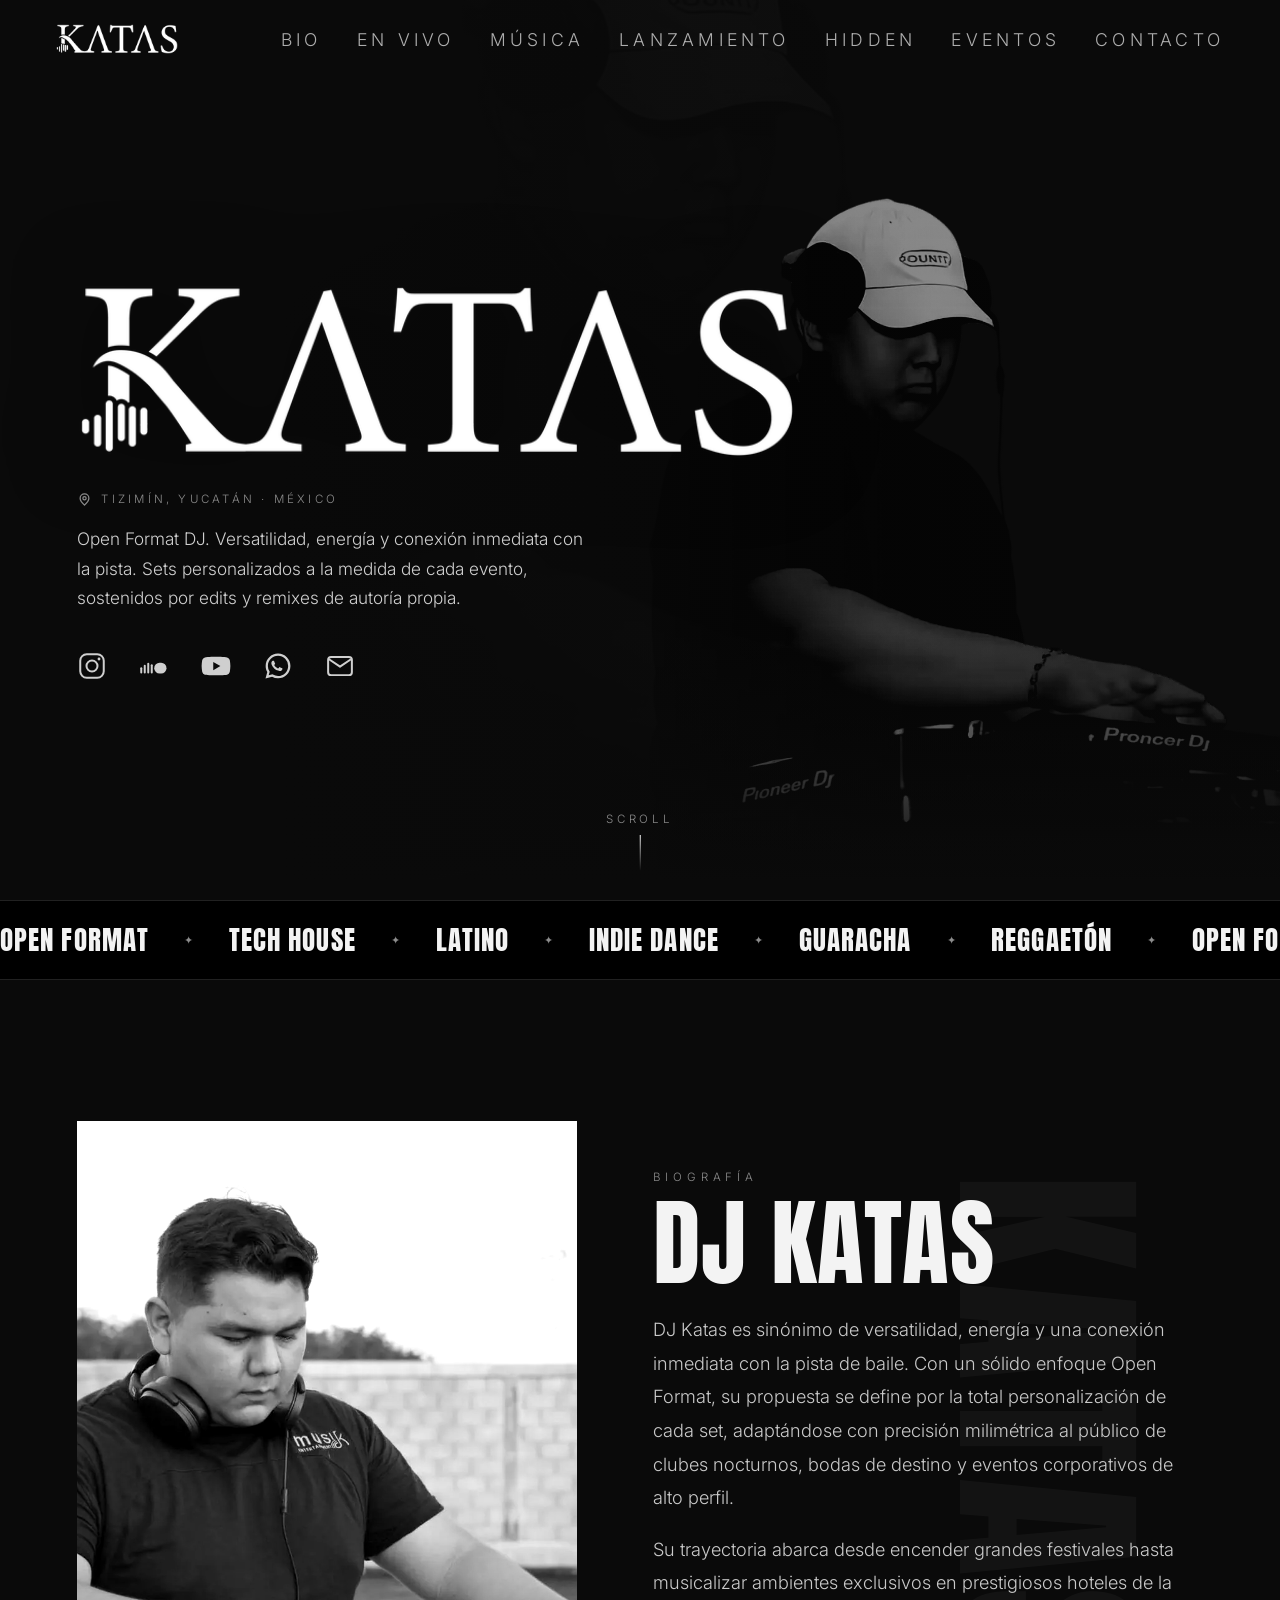
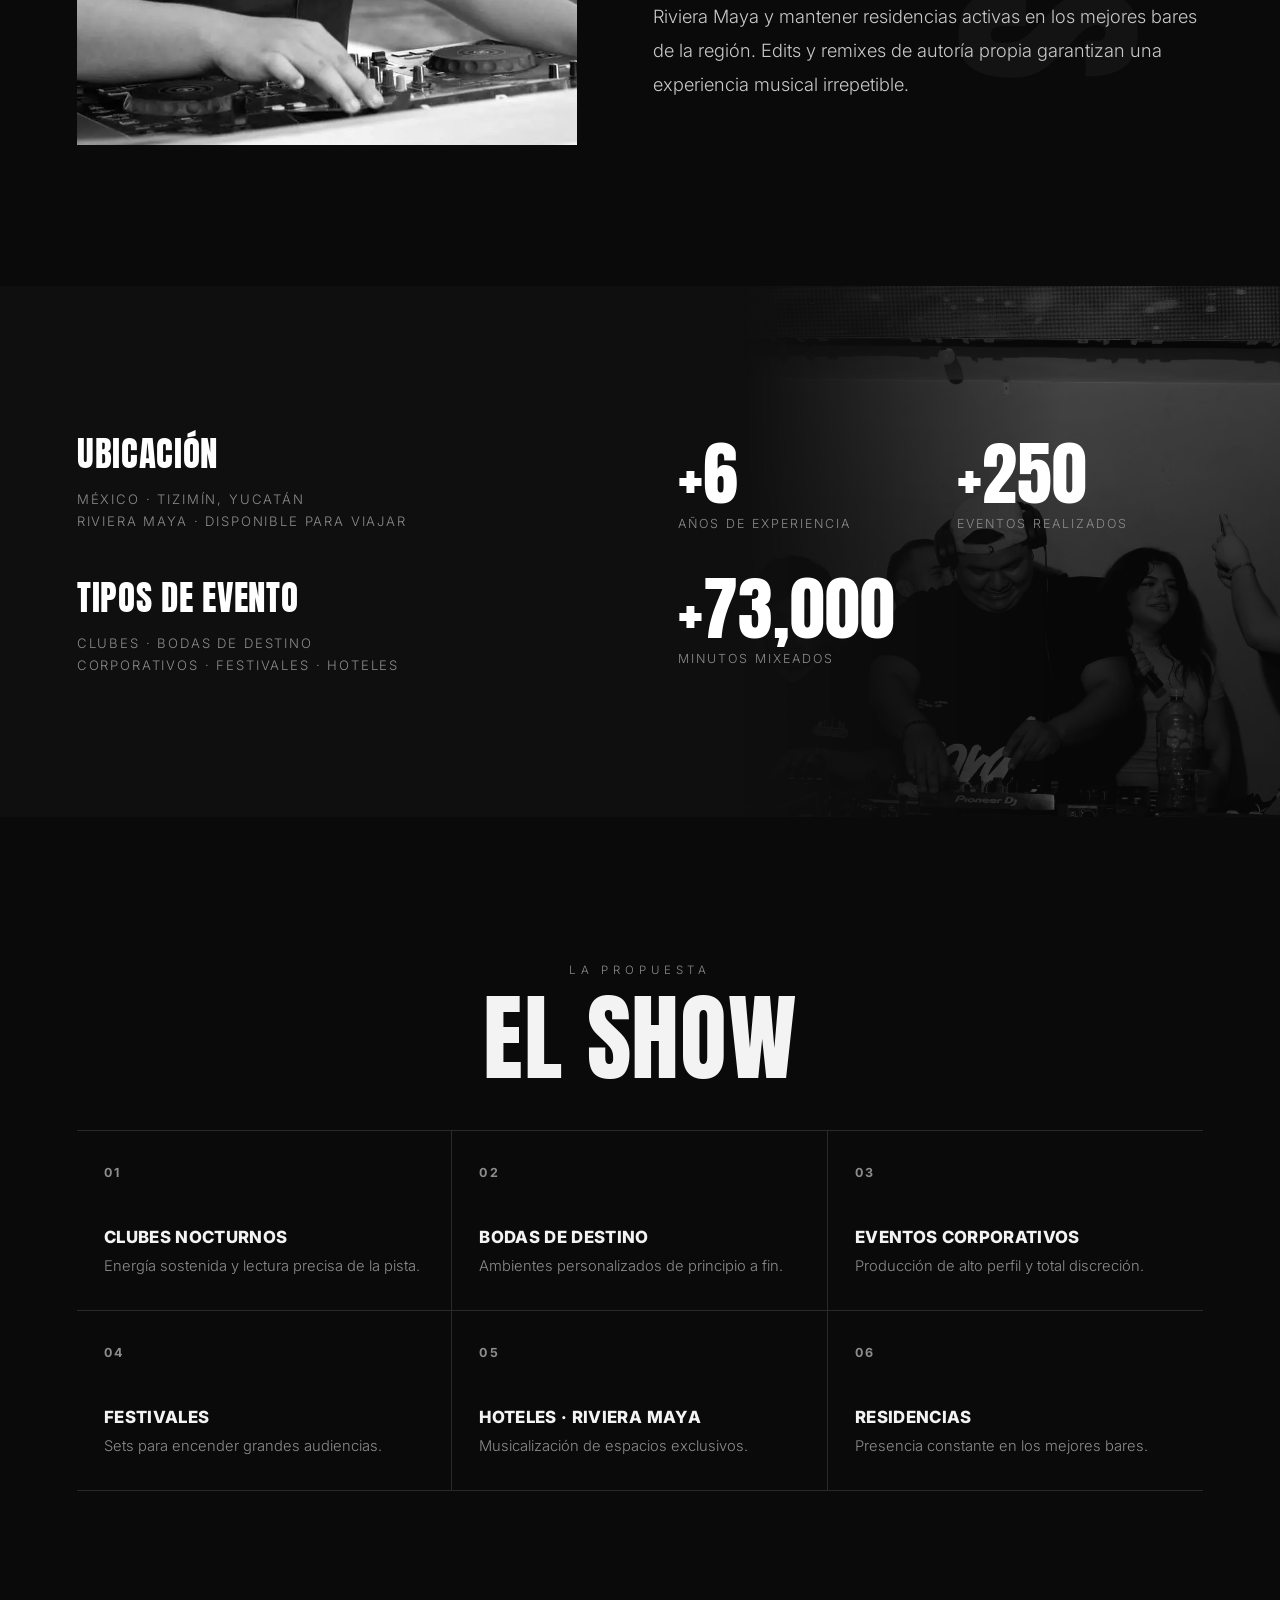
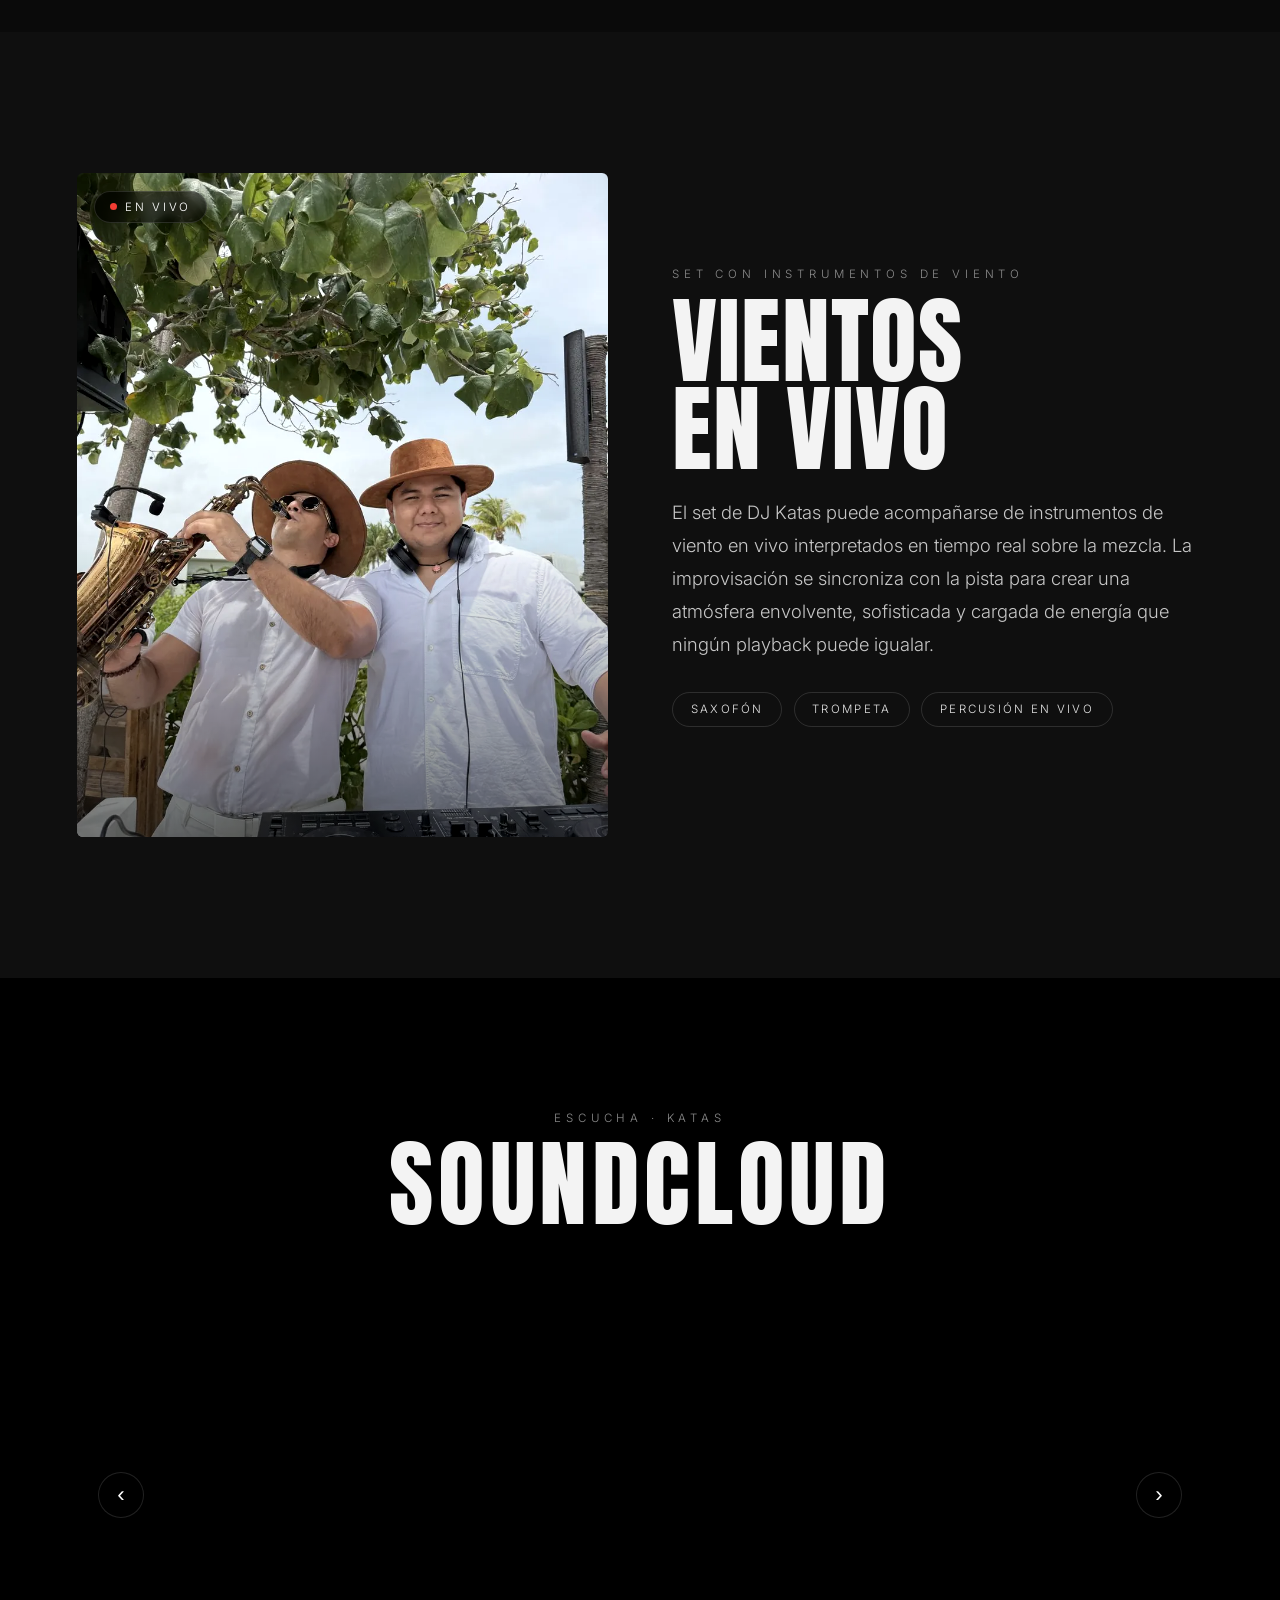
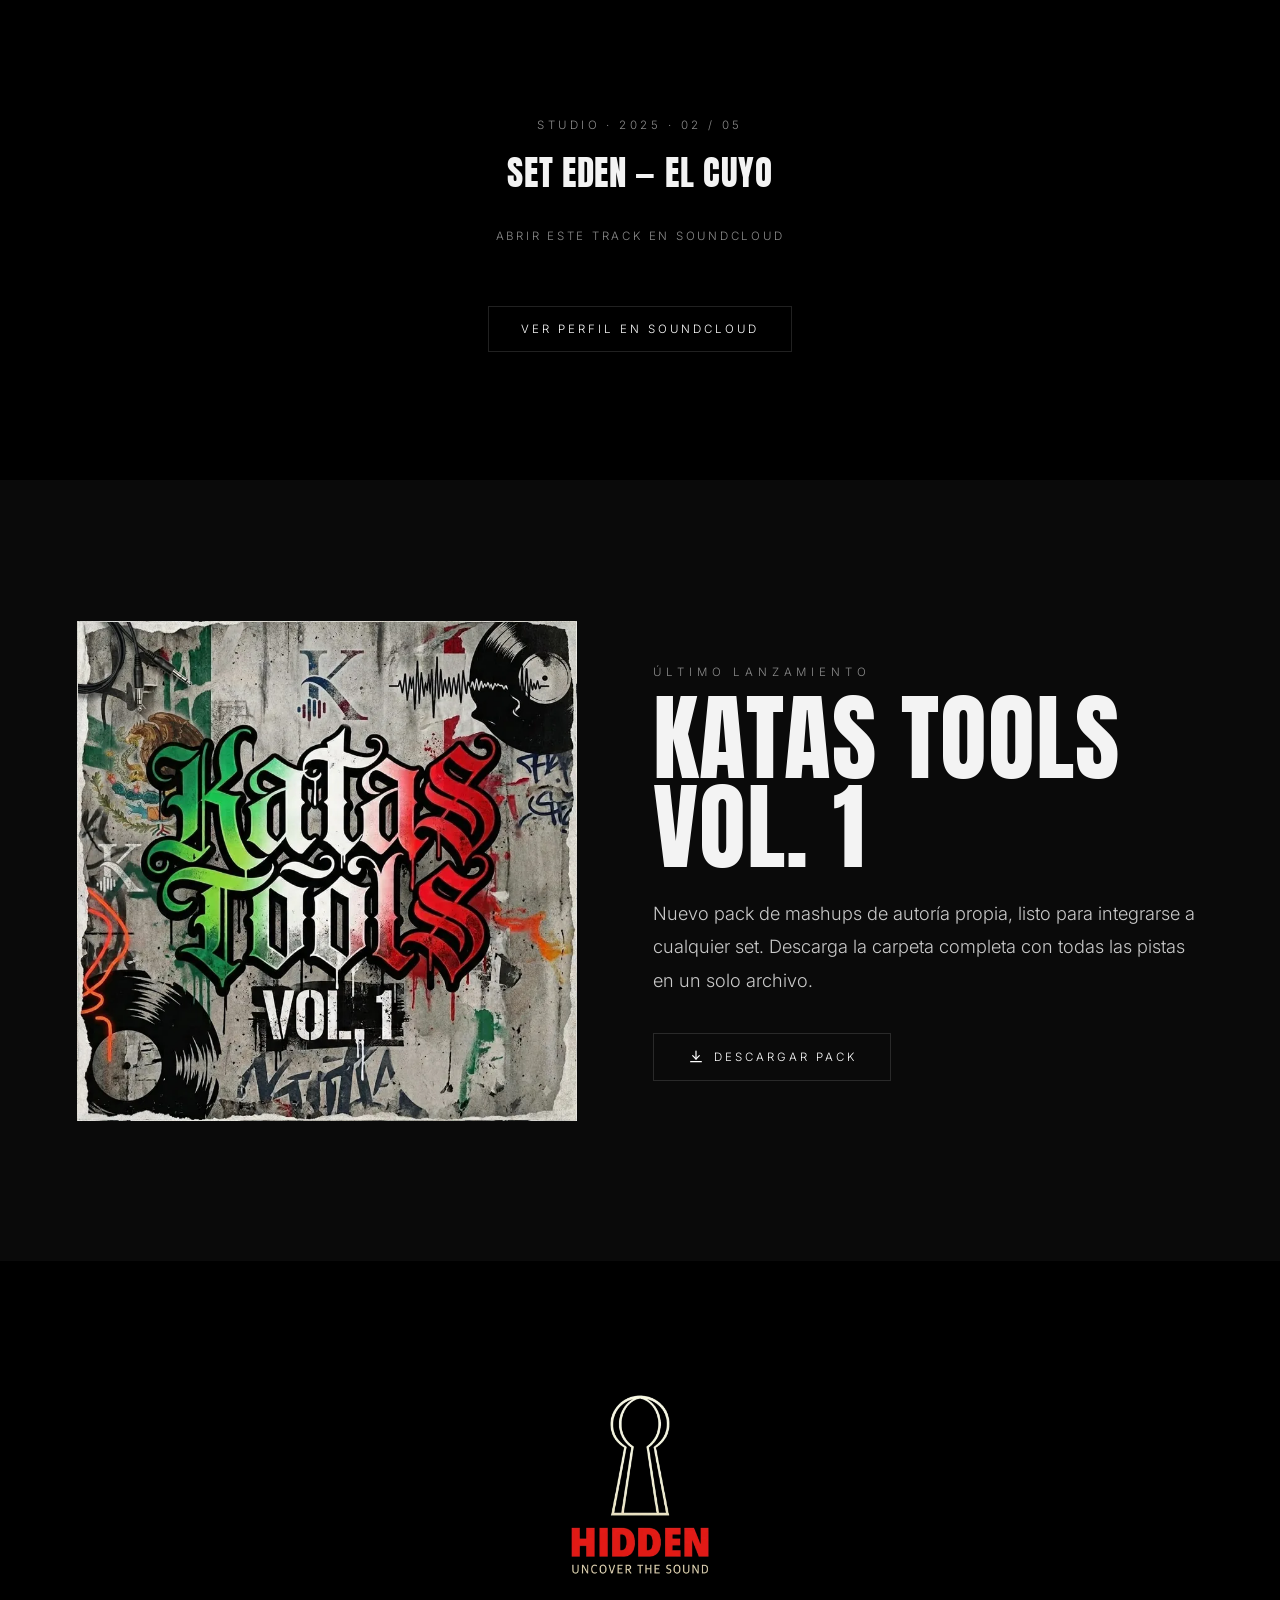
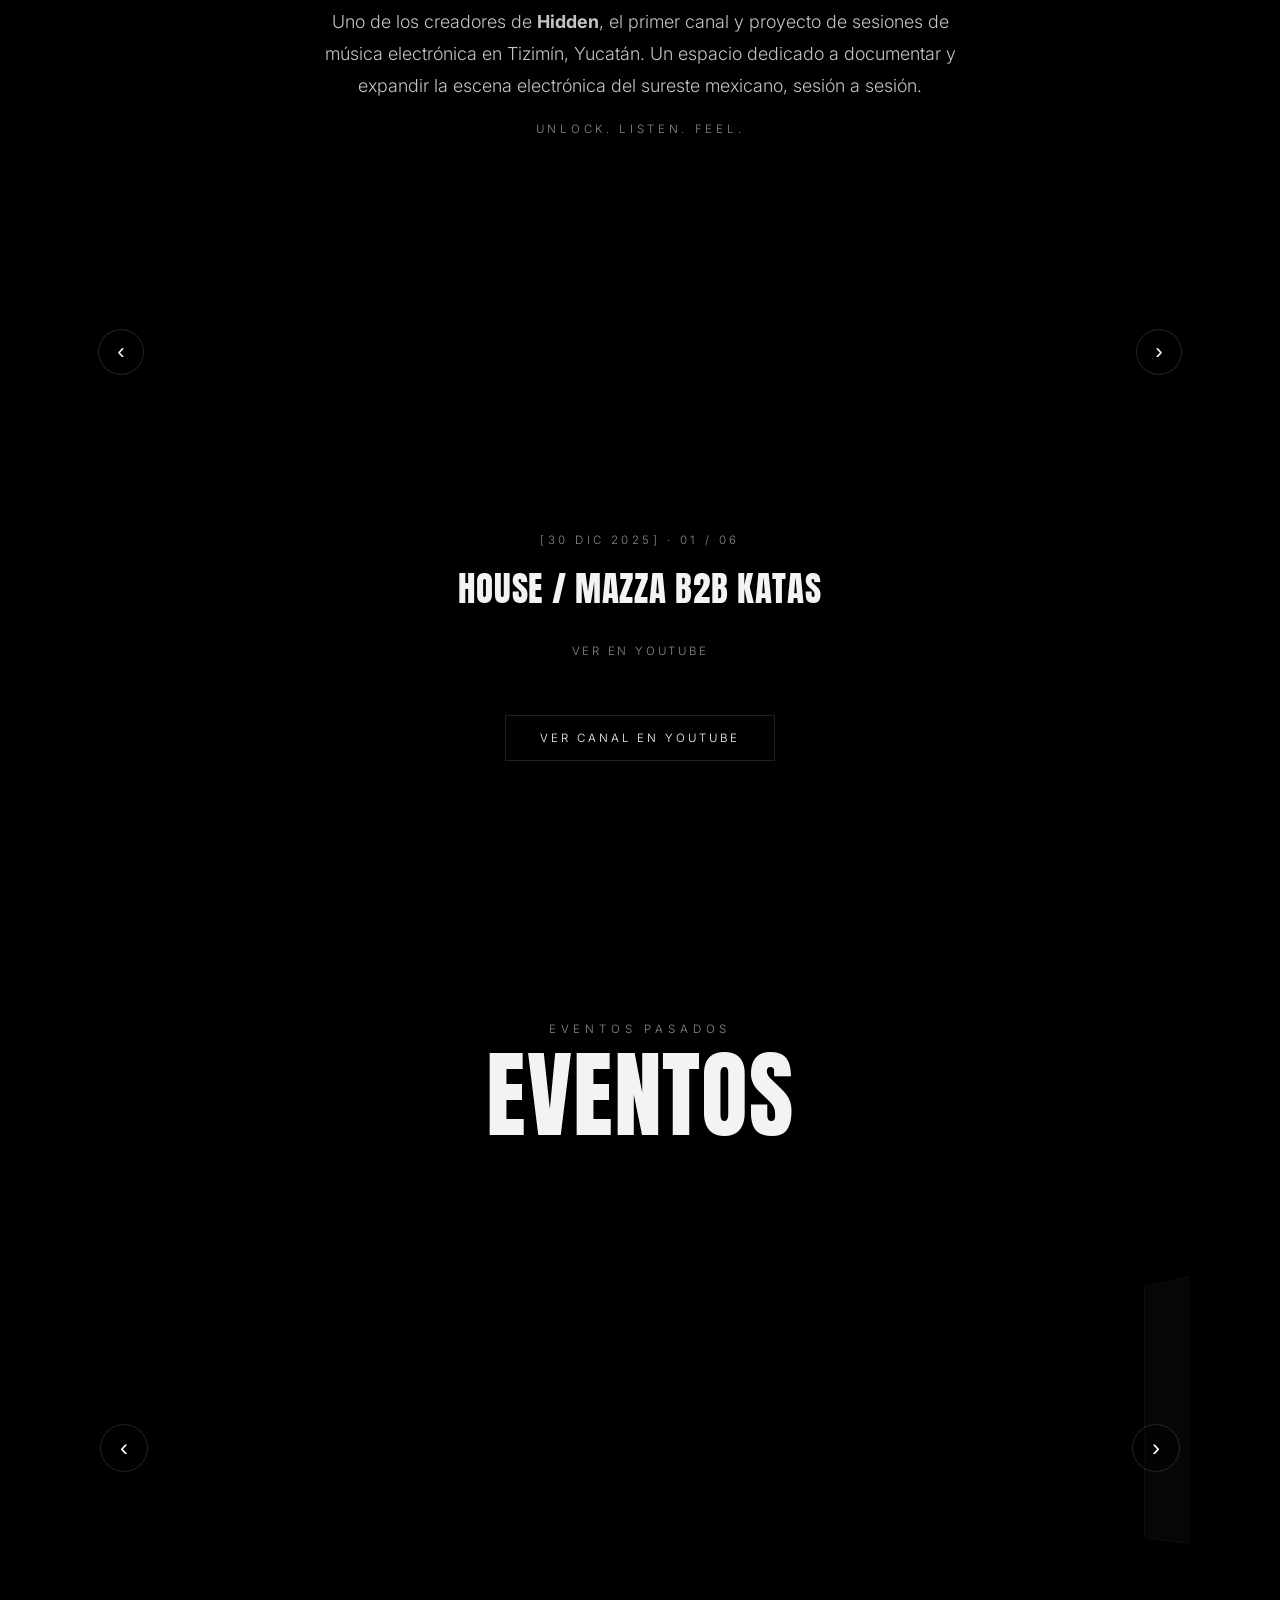
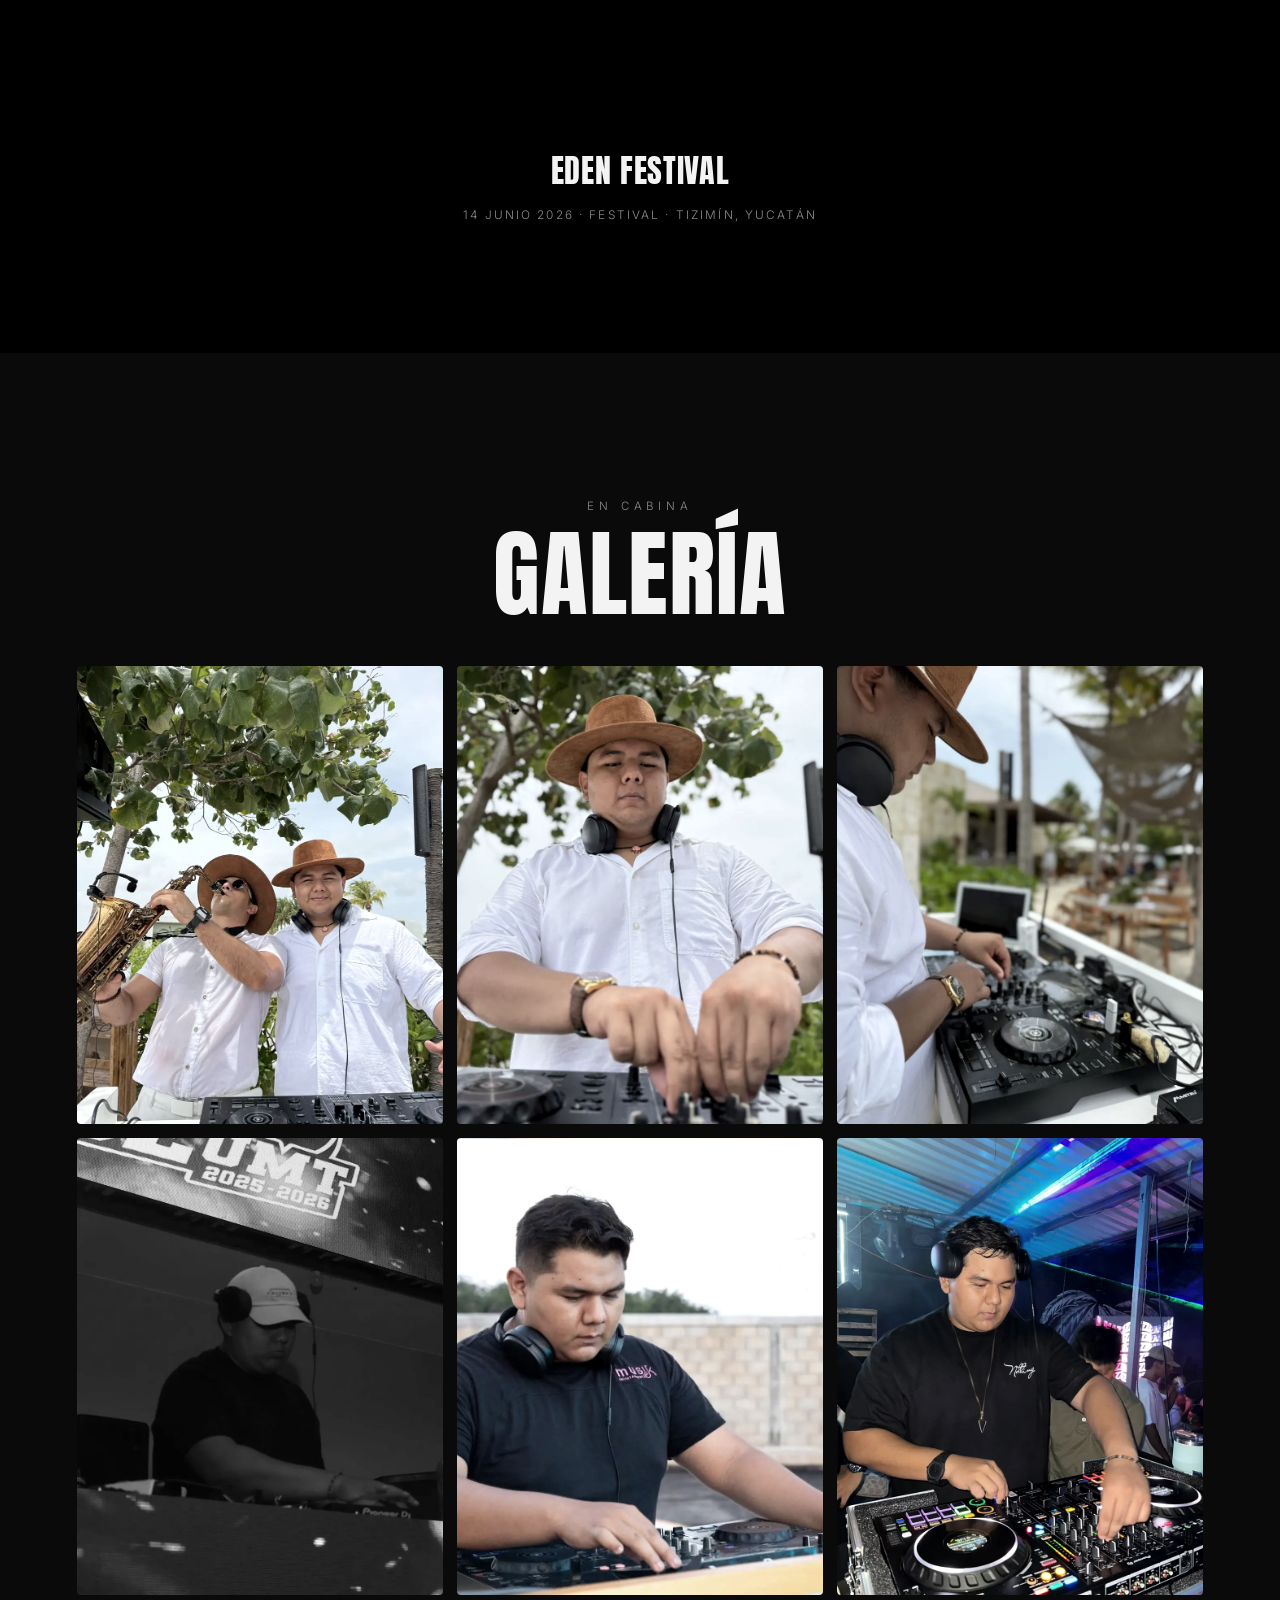
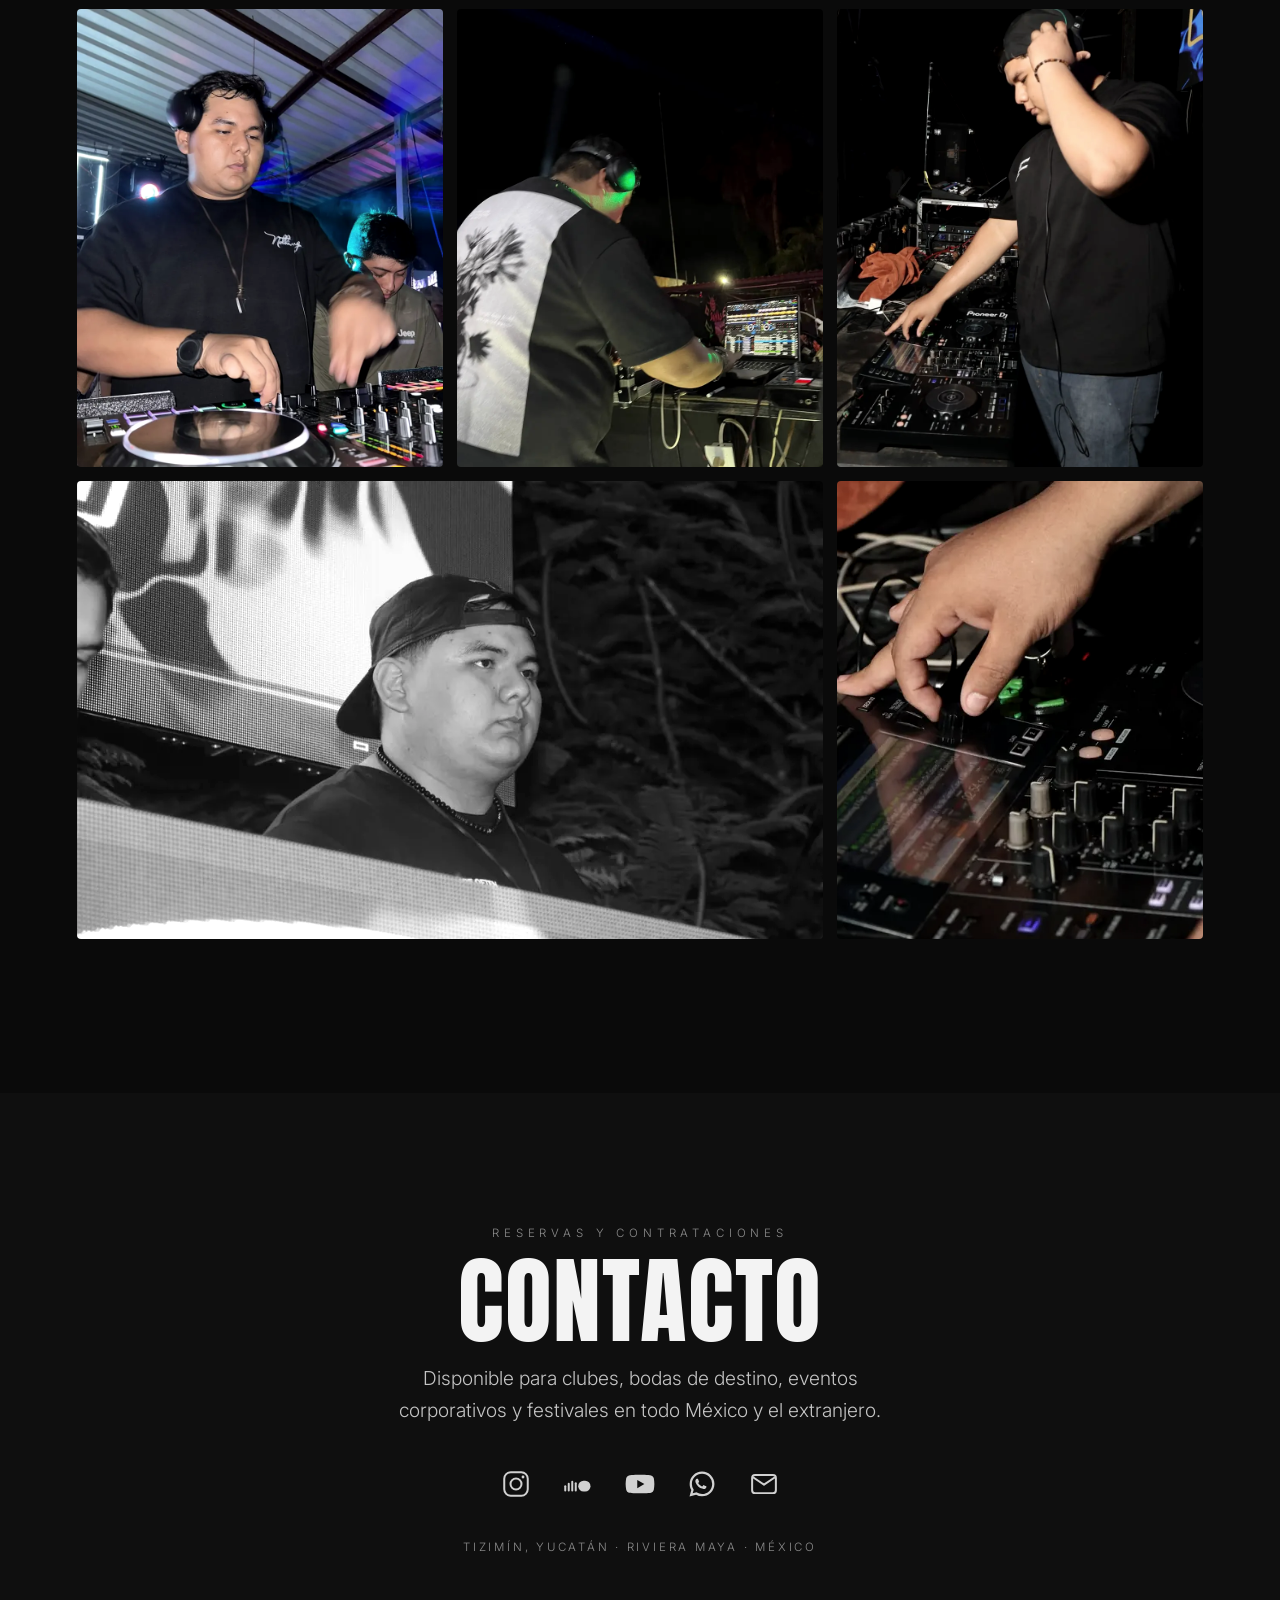
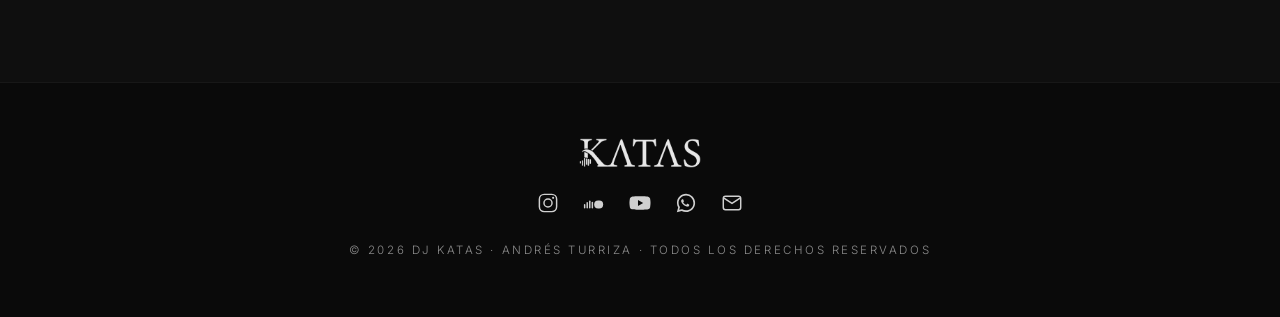
<file: index.html>
<!DOCTYPE html>
<html lang="es">
<head>
<meta charset="UTF-8">
<meta name="viewport" content="width=device-width, initial-scale=1">
<title>DJ Katas — Presskit</title>
<link rel="icon" type="image/x-icon" href="images/favicon_io/favicon.ico">
<link rel="icon" type="image/png" sizes="32x32" href="images/favicon_io/favicon-32x32.png">
<link rel="icon" type="image/png" sizes="16x16" href="images/favicon_io/favicon-16x16.png">
<link rel="apple-touch-icon" sizes="180x180" href="images/favicon_io/apple-touch-icon.png">
<link rel="manifest" href="images/favicon_io/site.webmanifest">
<link rel="preconnect" href="https://fonts.googleapis.com">
<link rel="preconnect" href="https://fonts.gstatic.com" crossorigin>
<link rel="preload" as="image" href="images/Portada.webp" type="image/webp" fetchpriority="high">
<link rel="preload" as="image" href="images/logo.webp" type="image/webp">
<link rel="preload" as="style" href="https://fonts.googleapis.com/css2?family=Anton&family=Inter:wght@300;400;500;700;800&display=swap" onload="this.onload=null;this.rel='stylesheet'">
<noscript><link rel="stylesheet" href="https://fonts.googleapis.com/css2?family=Anton&family=Inter:wght@300;400;500;700;800&display=swap"></noscript>
<link rel="stylesheet" href="css/styles.css">
<link rel="stylesheet" href="css/lenis.css">
</head>
<body>

<nav id="nav">
  <a class="brand" href="#top"><img src="images/logo.webp" alt="Katas"></a>
  <div class="links">
    <a href="#bio">Bio</a><a href="#vivo">En vivo</a><a href="#musica">Música</a>
    <a href="#lanzamiento">Lanzamiento</a><a href="#hidden">Hidden</a><a href="#eventos">Eventos</a><a href="#contacto">Contacto</a>
  </div>
</nav>

<header class="hero" id="top">
  <div class="hero-tex"></div>
  <div class="hero-portrait"></div>
  <div class="hero-inner">
    <img fetchpriority="high" decoding="async" width="700" height="172" class="hero-logo" src="images/logo.webp" alt="DJ KATAS">
    <div class="hero-loc">
      <svg viewBox="0 0 24 24" fill="none" stroke="currentColor" stroke-width="2"><path d="M12 21s-7-6.4-7-11a7 7 0 0 1 14 0c0 4.6-7 11-7 11z"/><circle cx="12" cy="10" r="2.6"/></svg>
      Tizimín, Yucatán · México
    </div>
    <p class="hero-bio">Open Format DJ. Versatilidad, energía y conexión inmediata con la pista. Sets personalizados a la medida de cada evento, sostenidos por edits y remixes de autoría propia.</p>
    <div class="socials big">
      <a href="https://www.instagram.com/katass.dj/" data-edit="instagram" aria-label="Instagram"><svg viewBox="0 0 24 24" fill="none" stroke="currentColor" stroke-width="1.6"><rect x="2.6" y="2.6" width="18.8" height="18.8" rx="5.2"/><circle cx="12" cy="12" r="4.4"/><circle cx="17.6" cy="6.4" r="1.15" fill="currentColor" stroke="none"/></svg></a>
      <a href="https://soundcloud.com/yahir-perez-785744268" target="_blank" rel="noopener" aria-label="SoundCloud"><svg viewBox="0 0 24 24" fill="currentColor"><rect x="1" y="13" width="1.6" height="5" rx=".8"/><rect x="3.8" y="11" width="1.6" height="7" rx=".8"/><rect x="6.6" y="9.4" width="1.6" height="8.6" rx=".8"/><rect x="9.4" y="10.6" width="1.6" height="7.4" rx=".8"/><rect x="12.2" y="9.4" width="9.8" height="8.6" rx="4.3"/></svg></a>
      <a href="https://www.youtube.com/@HIDDEN_121" target="_blank" rel="noopener" aria-label="YouTube"><svg viewBox="0 0 24 24" fill="currentColor"><path d="M23 7.2a3 3 0 0 0-2.1-2.1C19 4.6 12 4.6 12 4.6s-7 0-8.9.5A3 3 0 0 0 1 7.2 31 31 0 0 0 .5 12 31 31 0 0 0 1 16.8a3 3 0 0 0 2.1 2.1c1.9.5 8.9.5 8.9.5s7 0 8.9-.5a3 3 0 0 0 2.1-2.1A31 31 0 0 0 23.5 12 31 31 0 0 0 23 7.2zM9.8 15.3V8.7l5.7 3.3z"/></svg></a>
      <a href="https://wa.me/529861055643" data-edit="whatsapp" aria-label="WhatsApp"><svg viewBox="0 0 24 24" fill="currentColor"><path d="M12.04 2C6.58 2 2.13 6.45 2.13 11.9c0 1.75.46 3.45 1.32 4.95L2 22l5.25-1.38a9.9 9.9 0 0 0 4.79 1.22c5.46 0 9.91-4.45 9.91-9.9 0-2.65-1.03-5.14-2.9-7.01A9.82 9.82 0 0 0 12.04 2zm0 1.8c2.16 0 4.19.84 5.72 2.37a8.06 8.06 0 0 1 2.37 5.73c0 4.46-3.63 8.09-8.1 8.09a8.1 8.1 0 0 1-4.12-1.13l-.3-.17-3.06.8.82-2.98-.2-.31a8.03 8.03 0 0 1-1.26-4.3c0-4.46 3.63-8.09 8.1-8.09zm-3.13 4.4c-.16-.36-.33-.37-.48-.37l-.41-.01c-.14 0-.37.05-.57.27-.2.22-.75.73-.75 1.79s.77 2.08.88 2.22c.11.14 1.5 2.42 3.71 3.3 1.84.72 2.21.58 2.61.54.4-.04 1.29-.53 1.47-1.04.18-.51.18-.95.13-1.04-.05-.09-.2-.14-.41-.25-.21-.11-1.29-.64-1.49-.71-.2-.07-.35-.11-.5.11-.14.22-.57.71-.7.86-.13.14-.26.16-.47.05-.21-.11-.9-.33-1.71-1.06-.63-.56-1.06-1.26-1.18-1.47-.12-.21-.01-.33.09-.43l.32-.36c.1-.12.14-.21.21-.35.07-.14.04-.27-.02-.38-.05-.11-.46-1.15-.65-1.57z"/></svg></a>
      <a href="mailto:yahir33perez@gmail.com" data-edit="email" aria-label="Email"><svg viewBox="0 0 24 24" fill="none" stroke="currentColor" stroke-width="1.6" stroke-linejoin="round"><rect x="2.5" y="4.7" width="19" height="14.6" rx="2.4"/><path d="M3.2 6.6l8.8 5.9 8.8-5.9"/></svg></a>
      </div>
  </div>
  <div class="scroll-cue"><span>Scroll</span><span class="ln"></span></div>
</header>

<div class="marquee" aria-hidden="true">
  <div class="track"><span>OPEN FORMAT</span><span class="dot">✦</span><span>TECH HOUSE</span><span class="dot">✦</span><span>LATINO</span><span class="dot">✦</span><span>INDIE DANCE</span><span class="dot">✦</span><span>GUARACHA</span><span class="dot">✦</span><span>REGGAETÓN</span><span class="dot">✦</span><span>OPEN FORMAT</span><span class="dot">✦</span><span>TECH HOUSE</span><span class="dot">✦</span><span>LATINO</span><span class="dot">✦</span><span>INDIE DANCE</span><span class="dot">✦</span><span>GUARACHA</span><span class="dot">✦</span><span>REGGAETÓN</span><span class="dot">✦</span><span>OPEN FORMAT</span><span class="dot">✦</span><span>TECH HOUSE</span><span class="dot">✦</span><span>LATINO</span><span class="dot">✦</span><span>INDIE DANCE</span><span class="dot">✦</span><span>GUARACHA</span><span class="dot">✦</span><span>REGGAETÓN</span><span class="dot">✦</span><span>OPEN FORMAT</span><span class="dot">✦</span><span>TECH HOUSE</span><span class="dot">✦</span><span>LATINO</span><span class="dot">✦</span><span>INDIE DANCE</span><span class="dot">✦</span><span>GUARACHA</span><span class="dot">✦</span><span>REGGAETÓN</span><span class="dot">✦</span></div>
</div>

<section class="block bio" id="bio">
  <div class="bio-watermark">KATAS</div>
  <div class="bio-grid">
    <div class="bio-photo reveal"><div class="ph"></div></div>
    <div class="reveal">
      <div class="bio-head"><span class="eyebrow">Biografía</span><h2 class="title">DJ Katas</h2></div>
      <div class="bio-body">
        <p>DJ Katas es sinónimo de versatilidad, energía y una conexión inmediata con la pista de baile. Con un sólido enfoque Open Format, su propuesta se define por la total personalización de cada set, adaptándose con precisión milimétrica al público de clubes nocturnos, bodas de destino y eventos corporativos de alto perfil.</p>
        <p>Su trayectoria abarca desde encender grandes festivales hasta musicalizar ambientes exclusivos en prestigiosos hoteles de la Riviera Maya y mantener residencias activas en los mejores bares de la región. Edits y remixes de autoría propia garantizan una experiencia musical irrepetible.</p>
      </div>
    </div>
  </div>
</section>

<section class="block stats" id="stats">
  <div class="stats-photo"></div>
  <div class="stats-grid">
    <div class="stats-labels reveal">
      <div class="stat-block">
        <div class="lbl">Ubicación</div>
        <div class="sub">México · Tizimín, Yucatán<br>Riviera Maya · Disponible para viajar</div>
      </div>
      <div class="stat-block">
        <div class="lbl">Tipos de evento</div>
        <div class="sub">Clubes · Bodas de destino<br>Corporativos · Festivales · Hoteles</div>
      </div>
    </div>
    <div class="counters reveal">
      <div class="counter"><div class="num" data-target="6" data-prefix="+">+0</div><div class="cap">Años de experiencia</div></div>
      <div class="counter"><div class="num" data-target="250" data-prefix="+">+0</div><div class="cap">Eventos realizados</div></div>
      <div class="counter" style="grid-column:1 / -1"><div class="num" data-target="73000" data-prefix="+">+0</div><div class="cap">Minutos mixeados</div></div>
    </div>
  </div>
</section>

<section class="block" id="show">
  <div class="show-head reveal"><span class="eyebrow">La propuesta</span><h2 class="title">El show</h2></div>
  <div class="offer reveal">
    <div class="cell"><span class="num">01</span><div><div class="cn">Clubes nocturnos</div><div class="cd">Energía sostenida y lectura precisa de la pista.</div></div></div>
    <div class="cell"><span class="num">02</span><div><div class="cn">Bodas de destino</div><div class="cd">Ambientes personalizados de principio a fin.</div></div></div>
    <div class="cell"><span class="num">03</span><div><div class="cn">Eventos corporativos</div><div class="cd">Producción de alto perfil y total discreción.</div></div></div>
    <div class="cell"><span class="num">04</span><div><div class="cn">Festivales</div><div class="cd">Sets para encender grandes audiencias.</div></div></div>
    <div class="cell"><span class="num">05</span><div><div class="cn">Hoteles · Riviera Maya</div><div class="cd">Musicalización de espacios exclusivos.</div></div></div>
    <div class="cell"><span class="num">06</span><div><div class="cn">Residencias</div><div class="cd">Presencia constante en los mejores bares.</div></div></div>
  </div>
</section>

<section class="block vivo" id="vivo">
  <div class="vivo-grid reveal">
    <div class="vivo-img"><span class="vivo-badge"><span class="dot"></span>En vivo</span></div>
    <div class="vivo-text">
      <span class="eyebrow">Set con Instrumentos de viento</span>
      <h2 class="title">Vientos<br>en vivo</h2>
      <p>El set de DJ Katas puede acompañarse de instrumentos de viento en vivo interpretados en tiempo real sobre la mezcla. La improvisación se sincroniza con la pista para crear una atmósfera envolvente, sofisticada y cargada de energía que ningún playback puede igualar.</p>
      <div class="vivo-tags"><span>Saxofón</span><span>Trompeta</span><span>Percusión en vivo</span></div>
    </div>
  </div>
</section>

<section class="media" id="musica">
  <div class="media-head reveal"><span class="eyebrow">Escucha · Katas</span><h2 class="title">SoundCloud</h2></div>
  <div class="flow reveal" id="flow" tabindex="0" role="group" aria-roledescription="carrusel" aria-label="Tracks de Katas. Usa las flechas izquierda y derecha para navegar; Enter reproduce el track central.">
    <button class="flow-nav flow-prev" id="scPrev" type="button" aria-label="Track anterior">&lsaquo;</button>
    <div class="flow-stage" id="scStage"></div>
    <button class="flow-nav flow-next" id="scNext" type="button" aria-label="Track siguiente">&rsaquo;</button>
  </div>
  <div class="sc-info reveal">
    <p class="sc-tag" id="scTag"></p>
    <div class="sc-tl" aria-live="polite">
      <p class="sc-title" id="scTitle"></p>
      <span class="eq" id="scEq" hidden aria-hidden="true"><i></i><i></i><i></i><i></i></span>
    </div>
    <div class="sc-player" id="scPlayer" hidden></div>
    <a class="sc-open" id="scOpen" href="#" target="_blank" rel="noopener">Abrir este track en SoundCloud</a>
  </div>
  <div class="media-cta reveal"><a href="https://soundcloud.com/yahir-perez-785744268" target="_blank" rel="noopener">Ver perfil en SoundCloud</a></div>
</section>

<section class="block release" id="lanzamiento">
  <div class="release-grid">
    <!-- Foto/portada del lanzamiento: reemplaza el fondo en .release-photo .ph dentro de css/styles.css,
         o agrega aquí una etiqueta <img src="images/TU-PORTADA.jpg" alt="Mashup Pack Vol. 1"> -->
    <div class="release-photo reveal"><div class="ph"></div></div>
    <div class="reveal">
      <div class="release-head"><span class="eyebrow">Último lanzamiento</span><h2 class="title">Katas Tools<br>Vol. 1</h2></div>
      <p class="release-desc">Nuevo pack de mashups de autoría propia, listo para integrarse a cualquier set. Descarga la carpeta completa con todas las pistas en un solo archivo.</p>
      <div class="release-cta">
        <a href="https://drive.google.com/drive/folders/1q1M8nX313DTerED5KS6dw4r7Sp93KfaG">
          <svg viewBox="0 0 24 24" fill="none" stroke="currentColor" stroke-width="1.8" stroke-linecap="round" stroke-linejoin="round"><path d="M12 3v12"/><path d="M7 10l5 5 5-5"/><path d="M4 19h16"/></svg>
          Descargar pack
        </a>
      </div>
    </div>
  </div>
</section>

<section class="hidden" id="hidden">
  <div class="reveal">
    <img loading="lazy" decoding="async" width="520" height="662" class="hidden-logo" src="images/logo-hidden.webp" alt="Hidden">
    <p class="hidden-desc">Uno de los creadores de <b>Hidden</b>, el primer canal y proyecto de sesiones de música electrónica en Tizimín, Yucatán. Un espacio dedicado a documentar y expandir la escena electrónica del sureste mexicano, sesión a sesión.<span class="feel">Unlock. Listen. Feel.</span></p>
  </div>
  <div class="flow vflow reveal" id="vflow" tabindex="0" role="group" aria-roledescription="carrusel" aria-label="Sesiones de Hidden. Usa las flechas izquierda y derecha para navegar; Enter reproduce el video central.">
    <button class="flow-nav flow-prev" id="vPrev" type="button" aria-label="Video anterior">&lsaquo;</button>
    <div class="flow-stage" id="vStage"></div>
    <button class="flow-nav flow-next" id="vNext" type="button" aria-label="Video siguiente">&rsaquo;</button>
  </div>
  <div class="sc-info reveal">
    <p class="sc-tag" id="vTag"></p>
    <div class="sc-tl" aria-live="polite"><p class="sc-title" id="vTitle"></p></div>
    <a class="sc-open" id="vOpen" href="#" target="_blank" rel="noopener">Ver en YouTube</a>
  </div>
  <div class="hidden-cta reveal"><a href="https://www.youtube.com/@HIDDEN_121" target="_blank" rel="noopener">Ver canal en YouTube</a></div>
</section>

<section class="fly-sec" id="eventos">
  <div class="fly-head reveal"><span class="eyebrow">Eventos pasados</span><h2 class="title">Eventos</h2></div>
  <div class="fly reveal" id="flyc">
    <button class="fly-nav fly-prev" id="flyPrev" aria-label="Anterior">‹</button>
    <div class="fly-stage" id="flyStage"></div>
    <button class="fly-nav fly-next" id="flyNext" aria-label="Siguiente">›</button>
  </div>
  <div class="fly-cap reveal" id="flyCap"></div>
</section>

<section class="block" id="galeria">
  <div class="show-head reveal"><span class="eyebrow">En cabina</span><h2 class="title">Galería</h2></div>
  <div class="gallery reveal">
    <div class="gtile" style="background-image:url('images/vivo-bg.webp')"></div>
    <div class="gtile" style="background-image:url('images/gallery-2.webp')"></div>
    <div class="gtile" style="background-image:url('images/gallery-3.webp')"></div>
    <div class="gtile" style="background-image:url('images/hero-bg.webp')"></div>
    <div class="gtile" style="background-image:url('images/portrait.webp')"></div>
    <div class="gtile" style="background-image:url('images/foto1.webp')"></div>
    <div class="gtile" style="background-image:url('images/foto2.webp')"></div>
    <div class="gtile" style="background-image:url('images/foto3.webp')"></div>
    <div class="gtile" style="background-image:url('images/foto4.webp')"></div>
    <div class="gtile wide" style="background-image:url('images/foto6.webp')"></div>
    <div class="gtile" style="background-image:url('images/foto5.webp')"></div>
    <div class="gtile wide" style="background-image:url('images/foto7.webp')"></div>
  </div>
</section>

<section class="contact" id="contacto">
  <span class="eyebrow">Reservas y contrataciones</span>
  <h2 class="title">Contacto</h2>
  <p class="lead">Disponible para clubes, bodas de destino, eventos corporativos y festivales en todo México y el extranjero.</p>
  <div class="socials big">
      <a href="https://www.instagram.com/katass.dj/" data-edit="instagram" aria-label="Instagram"><svg viewBox="0 0 24 24" fill="none" stroke="currentColor" stroke-width="1.6"><rect x="2.6" y="2.6" width="18.8" height="18.8" rx="5.2"/><circle cx="12" cy="12" r="4.4"/><circle cx="17.6" cy="6.4" r="1.15" fill="currentColor" stroke="none"/></svg></a>
      <a href="https://soundcloud.com/yahir-perez-785744268" target="_blank" rel="noopener" aria-label="SoundCloud"><svg viewBox="0 0 24 24" fill="currentColor"><rect x="1" y="13" width="1.6" height="5" rx=".8"/><rect x="3.8" y="11" width="1.6" height="7" rx=".8"/><rect x="6.6" y="9.4" width="1.6" height="8.6" rx=".8"/><rect x="9.4" y="10.6" width="1.6" height="7.4" rx=".8"/><rect x="12.2" y="9.4" width="9.8" height="8.6" rx="4.3"/></svg></a>
      <a href="https://www.youtube.com/@HIDDEN_121" target="_blank" rel="noopener" aria-label="YouTube"><svg viewBox="0 0 24 24" fill="currentColor"><path d="M23 7.2a3 3 0 0 0-2.1-2.1C19 4.6 12 4.6 12 4.6s-7 0-8.9.5A3 3 0 0 0 1 7.2 31 31 0 0 0 .5 12 31 31 0 0 0 1 16.8a3 3 0 0 0 2.1 2.1c1.9.5 8.9.5 8.9.5s7 0 8.9-.5a3 3 0 0 0 2.1-2.1A31 31 0 0 0 23.5 12 31 31 0 0 0 23 7.2zM9.8 15.3V8.7l5.7 3.3z"/></svg></a>
      <a href="https://wa.me/529861055643" data-edit="whatsapp" aria-label="WhatsApp"><svg viewBox="0 0 24 24" fill="currentColor"><path d="M12.04 2C6.58 2 2.13 6.45 2.13 11.9c0 1.75.46 3.45 1.32 4.95L2 22l5.25-1.38a9.9 9.9 0 0 0 4.79 1.22c5.46 0 9.91-4.45 9.91-9.9 0-2.65-1.03-5.14-2.9-7.01A9.82 9.82 0 0 0 12.04 2zm0 1.8c2.16 0 4.19.84 5.72 2.37a8.06 8.06 0 0 1 2.37 5.73c0 4.46-3.63 8.09-8.1 8.09a8.1 8.1 0 0 1-4.12-1.13l-.3-.17-3.06.8.82-2.98-.2-.31a8.03 8.03 0 0 1-1.26-4.3c0-4.46 3.63-8.09 8.1-8.09zm-3.13 4.4c-.16-.36-.33-.37-.48-.37l-.41-.01c-.14 0-.37.05-.57.27-.2.22-.75.73-.75 1.79s.77 2.08.88 2.22c.11.14 1.5 2.42 3.71 3.3 1.84.72 2.21.58 2.61.54.4-.04 1.29-.53 1.47-1.04.18-.51.18-.95.13-1.04-.05-.09-.2-.14-.41-.25-.21-.11-1.29-.64-1.49-.71-.2-.07-.35-.11-.5.11-.14.22-.57.71-.7.86-.13.14-.26.16-.47.05-.21-.11-.9-.33-1.71-1.06-.63-.56-1.06-1.26-1.18-1.47-.12-.21-.01-.33.09-.43l.32-.36c.1-.12.14-.21.21-.35.07-.14.04-.27-.02-.38-.05-.11-.46-1.15-.65-1.57z"/></svg></a>
      <a href="mailto:yahir33perez@gmail.com" data-edit="email" aria-label="Email"><svg viewBox="0 0 24 24" fill="none" stroke="currentColor" stroke-width="1.6" stroke-linejoin="round"><rect x="2.5" y="4.7" width="19" height="14.6" rx="2.4"/><path d="M3.2 6.6l8.8 5.9 8.8-5.9"/></svg></a>
      </div>
  <div class="meta">Tizimín, Yucatán · Riviera Maya · México</div>
</section>

<footer>
  <img loading="lazy" decoding="async" width="700" height="172" class="fmark" src="images/logo-footer.webp" alt="Katas">
  <div class="socials ">
      <a href="ttps://www.instagram.com/katass.dj/" data-edit="instagram" aria-label="Instagram"><svg viewBox="0 0 24 24" fill="none" stroke="currentColor" stroke-width="1.6"><rect x="2.6" y="2.6" width="18.8" height="18.8" rx="5.2"/><circle cx="12" cy="12" r="4.4"/><circle cx="17.6" cy="6.4" r="1.15" fill="currentColor" stroke="none"/></svg></a>
      <a href="https://soundcloud.com/yahir-perez-785744268" target="_blank" rel="noopener" aria-label="SoundCloud"><svg viewBox="0 0 24 24" fill="currentColor"><rect x="1" y="13" width="1.6" height="5" rx=".8"/><rect x="3.8" y="11" width="1.6" height="7" rx=".8"/><rect x="6.6" y="9.4" width="1.6" height="8.6" rx=".8"/><rect x="9.4" y="10.6" width="1.6" height="7.4" rx=".8"/><rect x="12.2" y="9.4" width="9.8" height="8.6" rx="4.3"/></svg></a>
      <a href="https://www.youtube.com/@HIDDEN_121" target="_blank" rel="noopener" aria-label="YouTube"><svg viewBox="0 0 24 24" fill="currentColor"><path d="M23 7.2a3 3 0 0 0-2.1-2.1C19 4.6 12 4.6 12 4.6s-7 0-8.9.5A3 3 0 0 0 1 7.2 31 31 0 0 0 .5 12 31 31 0 0 0 1 16.8a3 3 0 0 0 2.1 2.1c1.9.5 8.9.5 8.9.5s7 0 8.9-.5a3 3 0 0 0 2.1-2.1A31 31 0 0 0 23.5 12 31 31 0 0 0 23 7.2zM9.8 15.3V8.7l5.7 3.3z"/></svg></a>
      <a href="https://wa.me/529861055643" data-edit="whatsapp" aria-label="WhatsApp"><svg viewBox="0 0 24 24" fill="currentColor"><path d="M12.04 2C6.58 2 2.13 6.45 2.13 11.9c0 1.75.46 3.45 1.32 4.95L2 22l5.25-1.38a9.9 9.9 0 0 0 4.79 1.22c5.46 0 9.91-4.45 9.91-9.9 0-2.65-1.03-5.14-2.9-7.01A9.82 9.82 0 0 0 12.04 2zm0 1.8c2.16 0 4.19.84 5.72 2.37a8.06 8.06 0 0 1 2.37 5.73c0 4.46-3.63 8.09-8.1 8.09a8.1 8.1 0 0 1-4.12-1.13l-.3-.17-3.06.8.82-2.98-.2-.31a8.03 8.03 0 0 1-1.26-4.3c0-4.46 3.63-8.09 8.1-8.09zm-3.13 4.4c-.16-.36-.33-.37-.48-.37l-.41-.01c-.14 0-.37.05-.57.27-.2.22-.75.73-.75 1.79s.77 2.08.88 2.22c.11.14 1.5 2.42 3.71 3.3 1.84.72 2.21.58 2.61.54.4-.04 1.29-.53 1.47-1.04.18-.51.18-.95.13-1.04-.05-.09-.2-.14-.41-.25-.21-.11-1.29-.64-1.49-.71-.2-.07-.35-.11-.5.11-.14.22-.57.71-.7.86-.13.14-.26.16-.47.05-.21-.11-.9-.33-1.71-1.06-.63-.56-1.06-1.26-1.18-1.47-.12-.21-.01-.33.09-.43l.32-.36c.1-.12.14-.21.21-.35.07-.14.04-.27-.02-.38-.05-.11-.46-1.15-.65-1.57z"/></svg></a>
      <a href="mailto:yahir33perez@gmail.com" data-edit="email" aria-label="Email"><svg viewBox="0 0 24 24" fill="none" stroke="currentColor" stroke-width="1.6" stroke-linejoin="round"><rect x="2.5" y="4.7" width="19" height="14.6" rx="2.4"/><path d="M3.2 6.6l8.8 5.9 8.8-5.9"/></svg></a>
      </div>
  <div class="fp">© 2026 DJ Katas · Andrés Turriza · Todos los derechos reservados</div>
</footer>

<button class="back-top" id="backTop" aria-label="Volver arriba">
  <svg viewBox="0 0 24 24" fill="none" stroke="currentColor" stroke-width="2" stroke-linecap="round" stroke-linejoin="round"><polyline points="18 15 12 9 6 15"/></svg>
</button>

<div class="lightbox" id="lightbox"><span class="lb-close" id="lbClose">×</span><img id="lbImg" src="[data-uri]" alt="Flyer ampliado"></div>

<!-- WIDGET: disco girando reproduciendo música (independiente, flotante en toda la página)
<div class="vinyl-widget" id="vinylWidget">
  <button class="vinyl-disc" id="vinylToggle" type="button" aria-pressed="false" aria-label="Reproducir">
    <span class="vinyl-groove"></span>
    <span class="vinyl-label">K</span>
    <span class="vinyl-icon">
      <svg class="ic-play" viewBox="0 0 24 24" fill="currentColor" aria-hidden="true"><path d="M8 5v14l11-7z"/></svg>
      <svg class="ic-pause" viewBox="0 0 24 24" fill="currentColor" aria-hidden="true"><path d="M7 5h4v14H7zM13 5h4v14h-4z"/></svg>
    </span>
  </button>
  <div class="vinyl-info">
    <span class="vinyl-track">Mashup Pack Vol. 1</span>
    <span class="vinyl-state" id="vinylState">Toca para reproducir</span>
  </div>
  <audio id="vinylAudio" src="assets/mashup.mp3" preload="auto" loop></audio>
</div> -->

<!-- Librerias de animacion (instaladas, aun sin inicializar): GSAP 3.15.0 + plugins, Lenis 1.3.26 + Snap -->
<script defer src="js/vendor/gsap.min.js"></script>
<script defer src="js/vendor/ScrollTrigger.min.js"></script>
<script defer src="js/vendor/SplitText.min.js"></script>
<script defer src="js/vendor/Flip.min.js"></script>
<script defer src="js/vendor/Observer.min.js"></script>
<script defer src="js/vendor/lenis.min.js"></script>
<script defer src="js/vendor/lenis-snap.min.js"></script>
<script defer src="js/main.js"></script>
</body>
</html>
</file>
<file: css/styles.css>
:root{
    --bg:#0a0a0a; --bg2:#0f0f0f; --panel:#141414; --fg:#f3f3f3; --muted:#8c8c8c;
    --line:rgba(255,255,255,.13); --line2:rgba(255,255,255,.06);
    --display:'Anton',sans-serif; --sans:'Inter',sans-serif;
    --img-bw:url('../images/Portada.webp'); --img-portrait:url('../images/portrait.webp'); --img-club:url('../images/club-bg.webp');
    --img-release:url('../images/mashup.webp');
    --accent:#7a0f1f; --accent-hi:#90373f;
  }
  
  *{margin:0;padding:0;box-sizing:border-box}
  html{scroll-behavior:smooth;overflow-x:hidden}
  body{background:var(--bg);color:var(--fg);font-family:var(--sans);font-weight:300;-webkit-font-smoothing:antialiased;overflow-x:hidden;max-width:100%;}
  img{display:block;max-width:100%;height:auto}
  a{color:inherit;text-decoration:none}
  ::selection{background:#fff;color:#000}
  .eyebrow{font-size:.72rem;letter-spacing:.42em;text-transform:uppercase;color:var(--muted)}
  h2.title{font-family:var(--display);font-weight:400;font-size:clamp(2.8rem,8vw,6rem);line-height:.92;letter-spacing:.01em;text-transform:uppercase}
 
  .reveal{opacity:0;transform:translateY(34px);transition:opacity 1s ease,transform 1s cubic-bezier(.2,.7,.2,1)}
  .reveal.in{opacity:1;transform:none}
 
  /* SOCIALS */
  .socials{display:flex;gap:1.5rem;align-items:center;flex-wrap:wrap}
  .socials a{display:inline-flex;opacity:.85;transition:opacity .25s,transform .3s,color .25s}
  .socials a:hover{opacity:1;transform:translateY(-3px)}
  .socials a svg{width:22px;height:22px;display:block}
  .socials.big a svg{width:30px;height:30px}
  .socials.big{gap:2rem}
 
  /* NAV */
  nav{position:fixed;top:0;left:0;right:0;z-index:60;display:flex;align-items:center;justify-content:space-between;
      padding:1.5rem clamp(1.3rem,5vw,3.5rem);transition:background .4s,padding .4s,border-color .4s;border-bottom:1px solid transparent}
  nav .brand img{height:30px;width:auto;display:block}
  nav .links{display:flex;gap:2.2rem}
  nav .links a{font-size:1.1rem;letter-spacing:.24em;text-transform:uppercase;color:var(--fg);opacity:.7;transition:opacity .25s}
  nav .links a:hover{opacity:1}
  nav.scrolled{background:rgba(10,10,10,.82);backdrop-filter:blur(12px);padding:1rem clamp(1.3rem,5vw,3.5rem);border-color:var(--line2)}
 
  /* HERO */
  .hero{position:relative;min-height:100svh;display:flex;align-items:center;overflow:hidden;padding:7rem clamp(1.3rem,6vw,5rem) 3rem}
  .hero-tex{position:absolute;inset:0;background:var(--img-bw) center/cover no-repeat;filter:grayscale(1) contrast(1.15) brightness(.5);opacity:.10;transform:scale(1.08);animation:slowzoom 18s ease-in-out infinite alternate}
  .hero-portrait{position:absolute;right:0;top:4.75rem;bottom:0;width:62%;background:var(--img-bw) 50% 42%/cover no-repeat;filter:grayscale(1) contrast(1.25) brightness(1.6);-webkit-mask-image:linear-gradient(90deg,transparent,rgba(0,0,0,.15) 12%,rgba(0,0,0,.6) 28%,rgba(0,0,0,.92) 44%,#000 58%);mask-image:linear-gradient(90deg,transparent,rgba(0,0,0,.15) 12%,rgba(0,0,0,.6) 28%,rgba(0,0,0,.92) 44%,#000 58%);opacity:.95}
  .hero::after{content:'';position:absolute;inset:0;background:linear-gradient(90deg,#0a0a0a 22%,rgba(10,10,10,.38) 52%,rgba(10,10,10,.55) 100%),linear-gradient(0deg,#0a0a0a 2%,transparent 30%)}
  .hero-inner{position:relative;z-index:3;max-width:1300px;margin:0 auto;width:100%}
  .hero-logo{width:min(82vw,720px);filter:drop-shadow(0 4px 40px rgba(0,0,0,.6));animation:rise 1.2s cubic-bezier(.2,.7,.2,1) both}
  .hero-loc{display:flex;align-items:center;gap:.6rem;margin-top:2rem;color:var(--muted);font-size:.72rem;letter-spacing:.28em;text-transform:uppercase;animation:rise 1.2s .15s cubic-bezier(.2,.7,.2,1) both}
  .hero-loc svg{width:15px;height:15px}
  .hero-bio{margin-top:1.1rem;max-width:46ch;font-size:clamp(.95rem,1.5vw,1.08rem);line-height:1.7;color:#cfcfcf;font-weight:300;animation:rise 1.2s .3s cubic-bezier(.2,.7,.2,1) both}
  .hero .socials{margin-top:2.4rem;animation:rise 1.2s .45s cubic-bezier(.2,.7,.2,1) both}
  .scroll-cue{position:absolute;bottom:1.8rem;left:50%;transform:translateX(-50%);z-index:4;font-size:.72rem;letter-spacing:.34em;text-transform:uppercase;color:var(--muted);display:flex;flex-direction:column;align-items:center;gap:.6rem}
  .scroll-cue .ln{width:1px;height:36px;background:linear-gradient(#fff,transparent);animation:pulse 2.2s ease-in-out infinite}
  @keyframes rise{from{opacity:0;transform:translateY(30px)}to{opacity:1;transform:none}}
  @keyframes slowzoom{from{transform:scale(1.05)}to{transform:scale(1.16)}}
  @keyframes pulse{0%,100%{opacity:.25}50%{opacity:.9}}
 
  /* MARQUEE */
  .marquee{border-top:1px solid var(--line);border-bottom:1px solid var(--line);background:#000;overflow:hidden;padding:1.15rem 0;white-space:nowrap;position:relative}
  .marquee .track{display:inline-flex;align-items:center;gap:2.2rem;animation:scroll 26s linear infinite}
  .marquee:hover .track{animation-play-state:paused}
  .marquee span{font-family:var(--display);font-size:clamp(1.1rem,2.4vw,1.7rem);letter-spacing:.04em;color:var(--fg)}
  .marquee span.dot{color:var(--muted);font-size:.7em}
  @keyframes scroll{from{transform:translateX(0)}to{transform:translateX(-50%)}}
 
  /* SECTION */
  section.block{padding:clamp(5rem,11vw,9rem) clamp(1.3rem,6vw,5rem);max-width:1280px;margin:0 auto;position:relative}
 
  /* BIO */
  .bio{position:relative;overflow:hidden}
  .bio-watermark{position:absolute;right:-2%;top:50%;transform:translateY(-50%) rotate(90deg);transform-origin:center;font-family:var(--display);font-size:clamp(5rem,16vw,16rem);color:#fff;opacity:.035;letter-spacing:.05em;white-space:nowrap;pointer-events:none;line-height:1}
  .bio-grid{position:relative;z-index:2;display:grid;grid-template-columns:1fr 1.1fr;gap:clamp(2rem,6vw,5rem);align-items:center}
  .bio-photo .ph{width:100%;aspect-ratio:4/5;background:var(--img-portrait) center 28%/cover;filter:grayscale(1) contrast(1.08)}
  .bio-head{margin-bottom:1.6rem}
  .bio-head h2{margin-top:.9rem}
  .bio-body{font-size:clamp(.98rem,1.5vw,1.14rem);line-height:1.85;color:#c9c9c9;font-weight:300}
  .bio-body p+p{margin-top:1.1rem}
 
  /* RELEASE / ULTIMO LANZAMIENTO */
  .release{position:relative;overflow:hidden}
  .release-grid{position:relative;z-index:2;display:grid;grid-template-columns:1fr 1.1fr;gap:clamp(2rem,6vw,5rem);align-items:center}
  .release-photo .ph{width:100%;aspect-ratio:1/1;background:var(--img-release,#141414) center/cover;border:1px solid var(--line)}
  .release-head{margin-bottom:1.6rem}
  .release-head h2{margin-top:.9rem}
  .release-desc{font-size:clamp(.98rem,1.5vw,1.14rem);line-height:1.85;color:#c9c9c9;font-weight:300;margin-bottom:2.2rem}
  .release-cta a{display:inline-flex;align-items:center;gap:.6rem;font-size:.72rem;letter-spacing:.26em;text-transform:uppercase;color:#fff;border:1px solid var(--line);padding:.95rem 2.1rem;transition:all .3s}
  .release-cta a svg{width:16px;height:16px;flex:none}
  .release-cta a:hover{background:#fff;color:#000}
 
  /* STATS / LOCATION */
  .stats{background:var(--bg2);position:relative;overflow:hidden}
  .stats-grid{position:relative;z-index:2;display:grid;grid-template-columns:1fr 1fr;gap:clamp(2.5rem,6vw,5rem);align-items:center}
  .stats-labels{display:flex;flex-direction:column;gap:2.4rem}
  .stat-block .lbl{font-family:var(--display);font-size:clamp(1.4rem,3vw,2.2rem);text-transform:uppercase;letter-spacing:.02em;color:#fff}
  .stat-block .sub{margin-top:.5rem;color:var(--muted);font-size:.82rem;letter-spacing:.14em;text-transform:uppercase;line-height:1.7}
  .counters{display:grid;grid-template-columns:1fr 1fr;gap:2.6rem 2rem}
  .counter .num{font-family:var(--display);font-size:clamp(2.6rem,6vw,4.4rem);line-height:1;color:#fff}
  .counter .cap{margin-top:.5rem;font-size:.78rem;letter-spacing:.16em;text-transform:uppercase;color:var(--muted)}
  .stats-photo{position:absolute;right:0;top:0;bottom:0;width:42%;background:var(--img-club) center/cover no-repeat;filter:grayscale(1) contrast(1.1) brightness(.6);-webkit-mask-image:linear-gradient(90deg,transparent,#000 60%);mask-image:linear-gradient(90deg,transparent,#000 60%);opacity:.5}
 
  /* SHOW offer */
  .show-head{text-align:center;margin-bottom:3rem}
  .show-head h2{margin-top:1rem}
  .offer{display:grid;grid-template-columns:repeat(3,1fr);border-top:1px solid var(--line)}
  .offer .cell{border-bottom:1px solid var(--line);border-right:1px solid var(--line);padding:2.1rem 1.7rem;min-height:180px;display:flex;flex-direction:column;justify-content:space-between;transition:background .3s}
  .offer .cell:hover{background:var(--panel)}
  .offer .cell:nth-child(3n){border-right:none}
  .offer .num{font-weight:700;font-size:.78rem;letter-spacing:.2em;color:var(--muted)}
  .offer .cn{font-weight:800;font-size:1.05rem;letter-spacing:.02em;text-transform:uppercase;margin-top:auto}
  .offer .cd{font-weight:300;font-size:.92rem;color:var(--muted);margin-top:.5rem;line-height:1.5}
 
  /* SOUNDCLOUD coverflow */
  .media{background:#000;padding:clamp(5rem,10vw,8rem) 0}
  .media-head{text-align:center;margin-bottom:3.2rem;padding:0 1.5rem}
  .media-head h2{margin-top:.9rem;letter-spacing:.05em}
  .flow{position:relative;height:430px;max-width:1100px;margin:0 auto;perspective:1300px;overflow:hidden}
  .flow-stage{position:relative;width:100%;height:330px;transform-style:preserve-3d}
  .sc-card{display:block;border:0;padding:0;font:inherit;color:inherit;text-align:left;position:absolute;left:50%;top:0;width:300px;height:300px;margin-left:-150px;border-radius:8px;overflow:hidden;cursor:pointer;background-color:#1a1a1a;background-size:cover;background-position:center;transition:transform .3s cubic-bezier(.25,.7,.25,1),opacity .3s;box-shadow:0 24px 60px rgba(0,0,0,.6)}
  .sc-card::after{content:'';position:absolute;inset:0;background:linear-gradient(180deg,transparent 42%,rgba(0,0,0,.9) 100%)}
  .sc-meta{position:absolute;left:0;right:0;bottom:0;z-index:2;padding:1.1rem 1.2rem}
  .sc-meta .st{font-weight:800;font-size:.95rem;letter-spacing:.01em;text-transform:uppercase;line-height:1.18;color:#fff}
  .sc-meta .ss{font-size:.72rem;letter-spacing:.2em;text-transform:uppercase;color:#bdbdbd;margin-top:.4rem}
  .sc-play{position:absolute;top:1rem;right:1rem;z-index:3;width:34px;height:34px;border-radius:50%;background:#fff;display:flex;align-items:center;justify-content:center;opacity:0;transform:scale(.8);transition:opacity .4s,transform .4s}
  .sc-play svg{width:13px;height:13px;margin-left:2px;fill:#000}
  .sc-play .ic-pause{display:none;margin-left:0}
  .sc-card.playing .sc-play .ic-play{display:none}.sc-card.playing .sc-play .ic-pause{display:block}
  .sc-card.is-center:hover .sc-play,.sc-card.is-center:focus-visible .sc-play,.sc-card.playing .sc-play{background:var(--accent);transform:scale(1.08)}
  .sc-card.is-center:hover .sc-play svg,.sc-card.is-center:focus-visible .sc-play svg,.sc-card.playing .sc-play svg{fill:#fff}
  .sc-card.playing{box-shadow:0 0 0 1px var(--accent-hi),0 24px 60px rgba(0,0,0,.6)}
  .sc-card:focus-visible,.flow-nav:focus-visible,.v-card:focus-visible{outline:2px solid #fff;outline-offset:3px}
  .flow:focus-visible{outline:1px solid var(--line);outline-offset:4px}
  .flow,.sc-card{touch-action:pan-y;user-select:none}

  .sc-card.is-center .sc-play{opacity:1;transform:scale(1)}
  .flow-nav{position:absolute;top:50%;transform:translateY(-50%);z-index:40;width:46px;height:46px;border-radius:50%;border:1px solid var(--line);background:rgba(0,0,0,.4);color:#fff;font-size:1.4rem;cursor:pointer;display:flex;align-items:center;justify-content:center;transition:all .25s}
  .flow-nav:hover{background:#fff;color:#000}
  .flow-prev{left:max(.5rem,calc(50% - 560px))}.flow-next{right:max(.5rem,calc(50% - 560px))}
  .media-cta{text-align:center;margin-top:3rem}
  .media-cta a{display:inline-flex;gap:.6rem;font-size:.72rem;letter-spacing:.26em;text-transform:uppercase;color:#fff;border:1px solid var(--line);padding:.95rem 2rem;transition:all .3s}
  .media-cta a:hover{background:#fff;color:#000}
 
  .sc-info{display:flex;flex-direction:column;align-items:center;gap:.9rem;text-align:center;padding:0 1.5rem;margin-top:.5rem}
  .sc-tag{font-size:.72rem;letter-spacing:.3em;text-transform:uppercase;color:var(--muted)}
  .sc-tl{display:flex;align-items:center;justify-content:center;gap:.8rem;min-height:2.4rem}
  .sc-title{font-family:var(--display);font-size:clamp(1.5rem,3vw,2.2rem);text-transform:uppercase;letter-spacing:.02em;text-wrap:balance}
  .sc-player{width:min(720px,100%);border:1px solid var(--line);border-radius:12px;overflow:hidden;background:var(--panel)}
  .sc-player[hidden]{display:none}
  .sc-player iframe{display:block;width:100%;height:166px;border:0}
  .sc-open{display:inline-flex;align-items:center;min-height:44px;font-size:.72rem;letter-spacing:.24em;text-transform:uppercase;color:var(--muted);transition:color .25s}
  .sc-open:hover{color:#fff}
  .eq{display:inline-flex;align-items:flex-end;gap:2px;height:14px}
  .eq[hidden]{display:none}
  .eq i{display:block;width:3px;height:100%;background:var(--accent-hi);transform-origin:bottom;animation:eq .9s ease-in-out infinite}
  .eq i:nth-child(2){animation-delay:-.3s}.eq i:nth-child(3){animation-delay:-.6s}.eq i:nth-child(4){animation-delay:-.15s}
  @keyframes eq{0%,100%{transform:scaleY(.3)}50%{transform:scaleY(1)}}

  /* GALLERY */
  .gallery{display:grid;grid-template-columns:repeat(3,1fr);gap:14px}
  .gallery .gtile{background-size:cover;background-position:center;border-radius:4px;filter:grayscale(.2) contrast(1.05);transition:filter .45s,transform .45s}
  .gallery .gtile:hover{filter:grayscale(0);transform:scale(1.015)}
  .gallery .gtile{aspect-ratio:4/5}
  .gallery .gtile.wide{grid-column:span 2;aspect-ratio:auto}
 
  /* HIDDEN VIDEO CAROUSEL */
  .hidden{background:#000;padding:clamp(5rem,10vw,8rem) clamp(1.3rem,6vw,3.5rem);text-align:center}
  .hidden-logo{width:min(40vw,150px);margin:0 auto 1.6rem}
  .hidden-sub{color:var(--muted);font-size:.82rem;letter-spacing:.2em;text-transform:uppercase;margin-bottom:1.6rem}
  .hidden-desc{max-width:60ch;margin:0 auto 3rem;color:#c4c4c4;font-weight:300;font-size:clamp(.98rem,1.5vw,1.12rem);line-height:1.8}
  .hidden-desc .feel{display:block;margin-top:1rem;letter-spacing:.32em;text-transform:uppercase;font-size:.72rem;color:var(--muted)}

  .hidden-cta{margin-top:2.6rem}
  .hidden-cta a{display:inline-flex;gap:.6rem;font-size:.72rem;letter-spacing:.26em;text-transform:uppercase;color:#fff;border:1px solid var(--line);padding:.95rem 2.1rem;transition:all .3s}
  .hidden-cta a:hover{background:#fff;color:#000}
 
  /* CONTACT */
  .contact{text-align:center;padding:clamp(5rem,11vw,8rem) 1.5rem;background:var(--bg2)}
  .contact h2{margin:1rem 0 1rem}
  .contact .lead{color:#c4c4c4;font-size:clamp(1rem,1.6vw,1.2rem);max-width:42ch;margin:0 auto 2.6rem;line-height:1.7;font-weight:300}
  .contact .socials{justify-content:center}
  .contact .meta{margin-top:2.6rem;font-size:.72rem;letter-spacing:.24em;text-transform:uppercase;color:var(--muted)}
 
  footer{text-align:center;padding:3.4rem 1.5rem;border-top:1px solid var(--line2)}
  footer .fmark{height:30px;margin:0 auto 1.5rem;width:auto;filter:invert(1);opacity:.9}
  footer .socials{justify-content:center;margin-bottom:1.6rem}
  footer .fp{font-size:.72rem;letter-spacing:.22em;text-transform:uppercase;color:var(--muted);line-height:2}
 
 
  /* VIENTOS EN VIVO */
  .vivo{background:var(--bg2)}
  .vivo-grid{display:grid;grid-template-columns:1fr 1fr;gap:clamp(2rem,5vw,4.5rem);align-items:center}
  .vivo-img{position:relative;aspect-ratio:4/5;background:url('../images/vivo-bg.webp') center 18%/cover no-repeat;border-radius:6px;filter:grayscale(.12) contrast(1.05);overflow:hidden}
  .vivo-img::after{content:'';position:absolute;inset:0;background:linear-gradient(180deg,transparent 55%,rgba(0,0,0,.55))}
  .vivo-badge{position:absolute;top:1.1rem;left:1.1rem;z-index:2;display:inline-flex;align-items:center;gap:.5rem;background:rgba(0,0,0,.55);border:1px solid var(--line);color:#fff;font-size:.72rem;letter-spacing:.24em;text-transform:uppercase;padding:.5rem .9rem;border-radius:30px;backdrop-filter:blur(6px)}
  .vivo-badge .dot{width:7px;height:7px;border-radius:50%;background:#ff3b30;animation:blink 1.6s ease-in-out infinite}
  @keyframes blink{0%,100%{opacity:1}50%{opacity:.25}}
  .vivo-text h2{margin:.9rem 0 1.4rem}
  .vivo-text p{color:#c6c6c6;font-weight:300;font-size:clamp(1rem,1.5vw,1.15rem);line-height:1.8;max-width:48ch}
  .vivo-tags{display:flex;gap:.7rem;flex-wrap:wrap;margin:1.9rem 0 1.3rem}
  .vivo-tags span{font-size:.72rem;letter-spacing:.2em;text-transform:uppercase;border:1px solid var(--line);padding:.6rem 1.1rem;border-radius:30px;color:#e6e6e6}
  .vivo-note{font-size:.88rem;color:var(--muted);line-height:1.6}
  .vivo-note a{color:#fff;border-bottom:1px solid rgba(255,255,255,.4);transition:border-color .25s}
  .vivo-note a:hover{border-color:#fff}
  @media (max-width:900px){.vivo-grid{grid-template-columns:1fr}.vivo-img{order:-1;max-height:70vh}}
 
 
  /* FLYERS / EVENTOS */
  .fly-sec{background:#000;padding:clamp(5rem,10vw,8rem) 0}
  .fly-head{text-align:center;margin-bottom:3rem;padding:0 1.5rem}
  .fly-head h2{margin-top:.9rem}
  .fly{position:relative;height:520px;max-width:1100px;margin:0 auto;perspective:1400px;overflow:hidden}
  .fly-stage{position:relative;width:100%;height:440px;transform-style:preserve-3d}
  .fly-card{position:absolute;left:50%;top:0;width:340px;height:440px;margin-left:-170px;border-radius:8px;overflow:hidden;cursor:pointer;background:#0d0d0d;border:1px solid var(--line);box-shadow:0 26px 60px rgba(0,0,0,.6);transition:transform .3s cubic-bezier(.25,.7,.25,1),opacity .3s}
  .fly-card img{width:100%;height:100%;object-fit:contain;display:block}
  .fly-nav{position:absolute;top:50%;transform:translateY(-50%);z-index:40;width:48px;height:48px;border-radius:50%;border:1px solid var(--line);background:rgba(0,0,0,.45);color:#fff;font-size:1.5rem;cursor:pointer;display:flex;align-items:center;justify-content:center;transition:all .25s}
  .fly-nav:hover{background:#fff;color:#000}
  .fly-prev{left:max(.5rem,calc(50% - 540px))}.fly-next{right:max(.5rem,calc(50% - 540px))}
  .fly-cap{text-align:center;margin-top:2.4rem;min-height:64px}
  .fly-cap .ft{font-family:var(--display);font-size:clamp(1.4rem,3vw,2rem);text-transform:uppercase;letter-spacing:.02em}
  .fly-cap .fm{margin-top:.6rem;color:var(--muted);font-size:.74rem;letter-spacing:.18em;text-transform:uppercase;line-height:1.7}
  .lightbox{position:fixed;inset:0;z-index:200;background:rgba(0,0,0,.92);display:flex;align-items:center;justify-content:center;padding:2rem;opacity:0;pointer-events:none;transition:opacity .3s}
  .lightbox.open{opacity:1;pointer-events:auto}
  .lightbox img{max-width:92vw;max-height:88vh;border-radius:6px;box-shadow:0 30px 80px rgba(0,0,0,.7)}
  .lightbox .lb-close{position:absolute;top:1.4rem;right:1.6rem;color:#fff;font-size:2rem;cursor:pointer;opacity:.8;line-height:1}
  .lightbox .lb-close:hover{opacity:1}
  @media (max-width:520px){.fly{height:480px}.fly-card{width:280px;height:380px;margin-left:-140px}.fly-prev{left:.2rem}.fly-next{right:.2rem}}
 
  @media (max-width:900px){
    .hero-portrait{width:62%;opacity:.5}
    .hero::after{background:linear-gradient(90deg,#0a0a0a 30%,rgba(10,10,10,.55) 70%,rgba(10,10,10,.8) 100%),linear-gradient(0deg,#0a0a0a 4%,transparent 34%)}
    nav .links{display:none}
    .bio-grid{grid-template-columns:1fr}
    .release-grid{grid-template-columns:1fr;text-align:center}
    .release-cta a{margin:0 auto}
    .stats-grid{grid-template-columns:1fr}
    .stats-photo{display:none}
    .offer{grid-template-columns:repeat(2,1fr)}
    .offer .cell:nth-child(3n){border-right:1px solid var(--line)}
    .offer .cell:nth-child(2n){border-right:none}
    .gallery{columns:2}
    .flow{height:400px}.sc-card{width:250px;height:250px;margin-left:-125px}
    .flow-prev{left:.3rem}.flow-next{right:.3rem}
  }
  @media (max-width:520px){
    .offer{grid-template-columns:1fr}.offer .cell{border-right:none!important;min-height:auto}
    .counters{grid-template-columns:1fr}
    .gallery{columns:1}
    .sc-card{width:210px;height:210px;margin-left:-105px}
  }
  /* BACK TO TOP */
  .back-top{position:fixed;bottom:2rem;right:2rem;z-index:100;width:44px;height:44px;border-radius:50%;border:1px solid var(--line);background:rgba(10,10,10,.7);backdrop-filter:blur(10px);color:#fff;cursor:pointer;display:flex;align-items:center;justify-content:center;opacity:0;pointer-events:none;transform:translateY(10px);transition:opacity .3s,transform .3s}
  .back-top svg{width:18px;height:18px}
  .back-top.visible{opacity:1;pointer-events:auto;transform:translateY(0)}
  .back-top:hover{background:rgba(255,255,255,.1);border-color:rgba(255,255,255,.35)}
 
  /* VINYL WIDGET — disco reproduciendo, flotante en toda la página
  @keyframes vinylspin{to{transform:rotate(360deg)}}
  .vinyl-widget{position:fixed;left:1.6rem;bottom:1.6rem;z-index:100;display:flex;align-items:center;gap:.9rem;
    background:rgba(10,10,10,.7);backdrop-filter:blur(10px);border:1px solid var(--line);border-radius:60px;
    padding:.5rem 1.2rem .5rem .5rem;transition:border-color .3s,background .3s}
  .vinyl-widget:hover{border-color:rgba(255,255,255,.3)}
  .vinyl-disc{position:relative;width:56px;height:56px;flex:none;border-radius:50%;border:none;padding:0;
    cursor:pointer;background:transparent;-webkit-tap-highlight-color:transparent;
    display:flex;align-items:center;justify-content:center}
  .vinyl-disc:focus-visible{outline:2px solid #fff;outline-offset:3px;border-radius:50%}
  .vinyl-groove{position:absolute;inset:0;border-radius:50%;
    background:
      repeating-radial-gradient(circle at 50% 50%,#0c0c0c 0,#0c0c0c 2px,#1c1c1c 2px,#1c1c1c 4px);
    border:1px solid rgba(255,255,255,.15);
    animation:vinylspin 2.6s linear infinite;animation-play-state:paused}
  .vinyl-widget.playing .vinyl-groove{animation-play-state:running}
  .vinyl-label{position:relative;z-index:1;width:20px;height:20px;border-radius:50%;background:var(--fg);
    color:#0a0a0a;font-family:var(--display);font-size:.72rem;display:flex;align-items:center;justify-content:center;
    pointer-events:none}
  .vinyl-icon{position:absolute;inset:0;display:flex;align-items:center;justify-content:center;
    background:rgba(0,0,0,.45);border-radius:50%;opacity:0;transition:opacity .25s;pointer-events:none}
  .vinyl-widget:hover .vinyl-icon,.vinyl-widget:not(.playing) .vinyl-icon{opacity:1}
  .vinyl-icon svg{width:18px;height:18px;color:#fff}
  .vinyl-icon .ic-pause{display:none}
  .vinyl-widget.playing .vinyl-icon .ic-play{display:none}
  .vinyl-widget.playing .vinyl-icon .ic-pause{display:block}
  .vinyl-info{display:flex;flex-direction:column;gap:.15rem;line-height:1.3}
  .vinyl-track{font-size:.68rem;letter-spacing:.06em;color:#fff;font-weight:500}
  .vinyl-state{font-size:.6rem;letter-spacing:.14em;text-transform:uppercase;color:var(--muted)}
  @media (max-width:560px){
    .vinyl-widget{left:.9rem;bottom:.9rem;padding:.4rem 1rem .4rem .4rem}
    .vinyl-info{display:none}
  }
 
  @media (prefers-reduced-motion:reduce){
    .hero-tex,.scroll-cue .ln,.marquee .track,.vinyl-groove{animation:none}.reveal{transition:none}
  } */
@media (prefers-reduced-motion:reduce){.eq i{animation:none}}

/* HIDDEN coverflow de videos (misma mecanica que SoundCloud y Eventos) */
.hidden .flow{background:transparent}
.vflow{height:330px;margin-bottom:1rem}
.vflow .flow-stage{height:236px}
.v-card{width:420px;height:236px;margin-left:-210px}
.v-live{position:absolute;left:50%;top:0;z-index:40;width:420px;height:236px;margin-left:-210px;border-radius:8px;overflow:hidden;background:#000;border:1px solid var(--accent-hi);box-shadow:0 24px 60px rgba(0,0,0,.6)}
.v-live iframe{display:block;width:100%;height:100%;border:0}
@media (max-width:900px){.v-live{width:340px;height:190px;margin-left:-170px}.vflow{height:300px}.vflow .flow-stage{height:190px}.v-card{width:340px;height:190px;margin-left:-170px}}
@media (max-width:520px){.v-live{width:280px;height:158px;margin-left:-140px}.vflow{height:250px}.vflow .flow-stage{height:158px}.v-card{width:280px;height:158px;margin-left:-140px}}
@media (prefers-reduced-motion:reduce){.marquee .track,.hero-tex,.scroll-cue .ln,.vivo-badge .dot{animation:none}.reveal{transition:none}}
</file>
<file: css/lenis.css>
html.lenis,
html.lenis body {
  height: auto;
}

.lenis:not(.lenis-autoToggle).lenis-stopped {
  overflow: clip;
}

.lenis [data-lenis-prevent],
.lenis [data-lenis-prevent-wheel],
.lenis [data-lenis-prevent-touch],
.lenis [data-lenis-prevent-vertical],
.lenis [data-lenis-prevent-horizontal] {
  overscroll-behavior: contain;
}

.lenis.lenis-smooth iframe {
  pointer-events: none;
}

.lenis.lenis-autoToggle {
  transition-property: overflow;
  transition-duration: 1ms;
  transition-behavior: allow-discrete;
}
</file>
